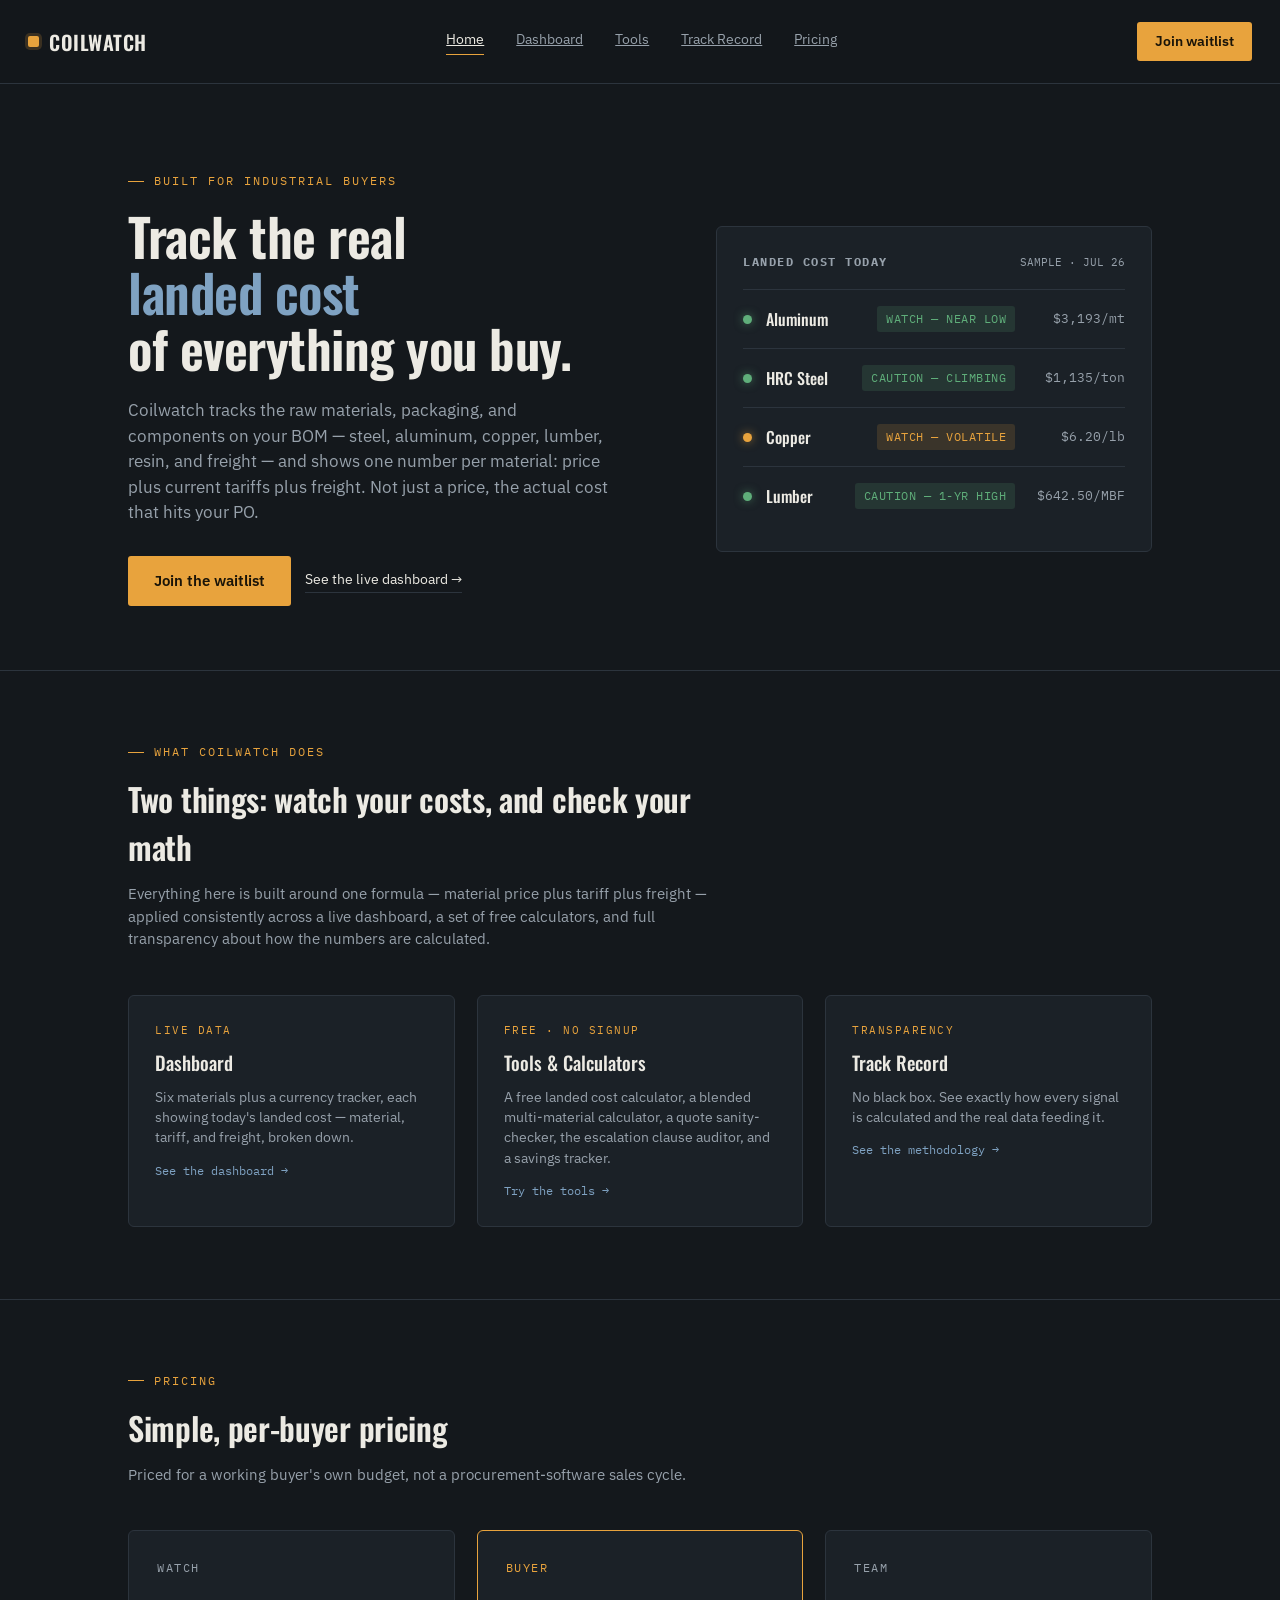
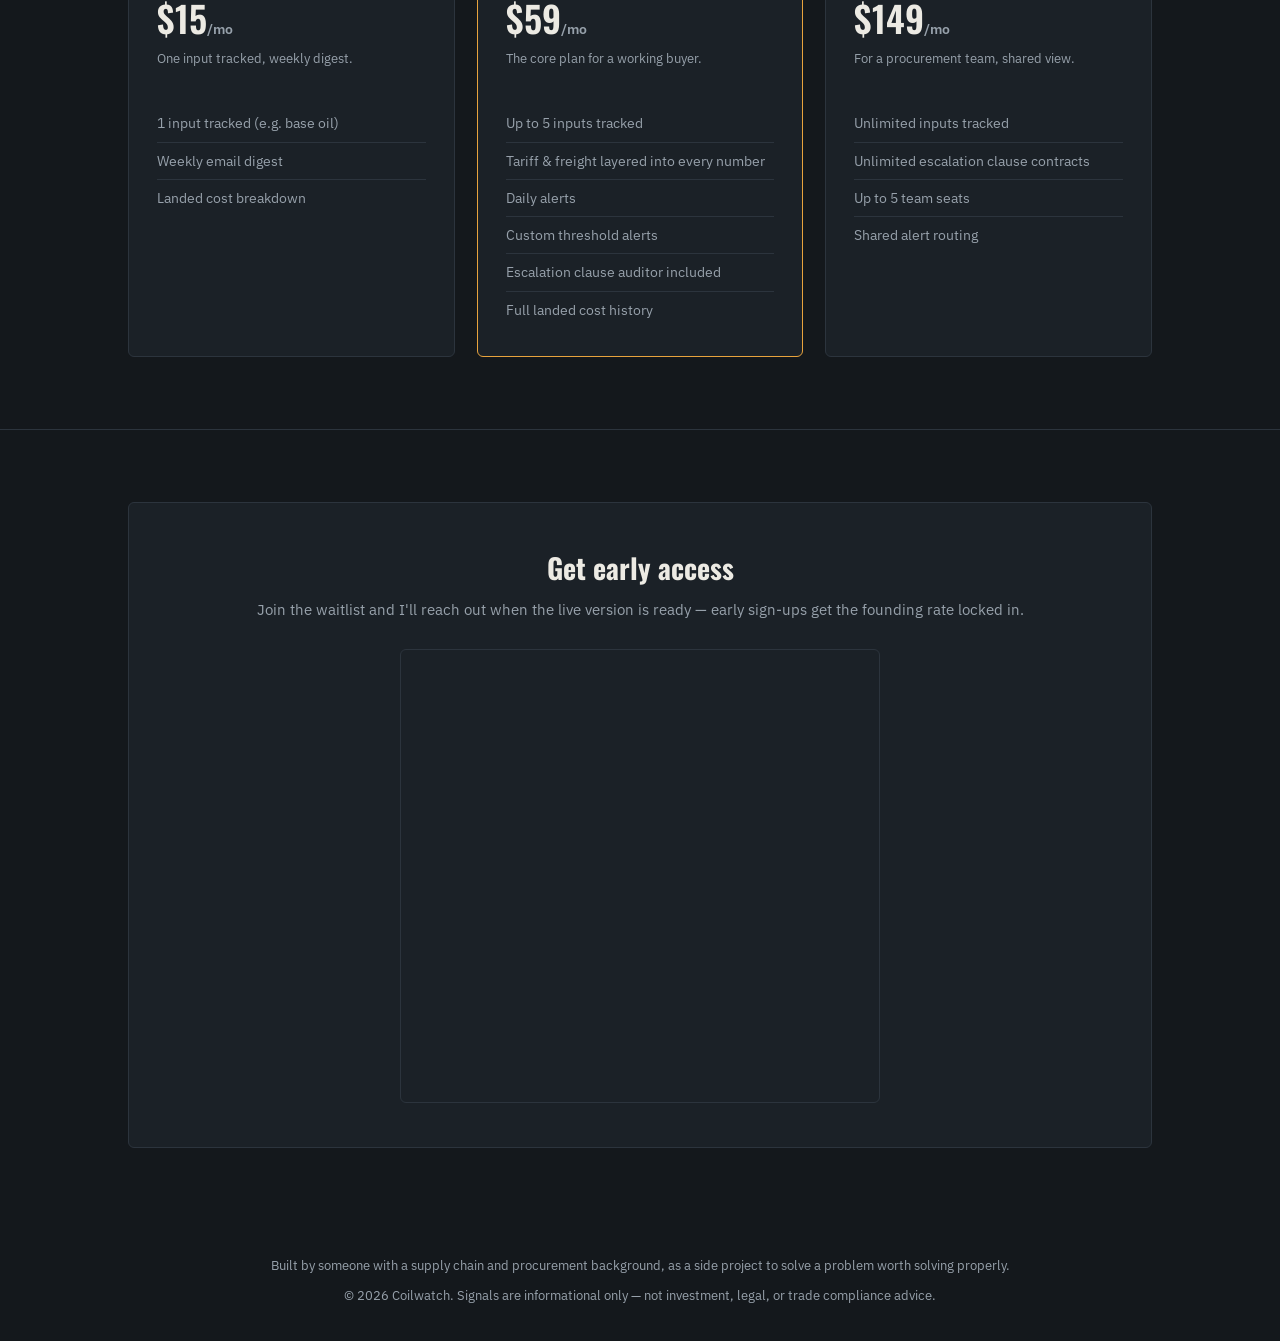
<file: index.html>
<!DOCTYPE html>
<html lang="en">
<head>
<meta charset="UTF-8">
<meta name="viewport" content="width=device-width, initial-scale=1.0">
<title>Coilwatch — Landed cost alerts for industrial buyers</title>
<link rel="icon" href="data:image/svg+xml,%3Csvg xmlns='http://www.w3.org/2000/svg' viewBox='0 0 100 100'%3E%3Crect width='100' height='100' rx='18' fill='%2314181c'/%3E%3Crect x='30' y='30' width='40' height='40' rx='6' fill='%23e8a33d'/%3E%3C/svg%3E">
<meta name="description" content="Track the real landed cost of what you buy — steel, aluminum, resin, and more. Material price plus tariffs plus freight, in one number. Free calculators, no signup.">
<meta property="og:title" content="Coilwatch — Landed cost alerts for industrial buyers">
<meta property="og:description" content="Track the real landed cost of what you buy — steel, aluminum, resin, and more. Material price plus tariffs plus freight, in one number. Free calculators, no signup.">
<meta property="og:type" content="website">
<meta name="twitter:card" content="summary_large_image">
<meta name="twitter:title" content="Coilwatch — Landed cost alerts for industrial buyers">
<meta name="twitter:description" content="Track the real landed cost of what you buy — steel, aluminum, resin, and more. Material price plus tariffs plus freight, in one number. Free calculators, no signup.">
<link rel="preconnect" href="https://fonts.googleapis.com">
<link href="https://fonts.googleapis.com/css2?family=Oswald:wght@400;500;600;700&family=IBM+Plex+Sans:wght@400;500;600&family=IBM+Plex+Mono:wght@400;500;600&display=swap" rel="stylesheet">
<link rel="stylesheet" href="styles.css">
</head>
<body>

<nav>
  <div class="logo"><span class="logo-mark"></span>COILWATCH</div>
  <div class="navlinks">
    <a href="index.html" class="active">Home</a>
    <a href="dashboard.html">Dashboard</a>
    <a href="tools.html">Tools</a>
    <a href="track-record.html">Track Record</a>
    <a href="index.html#pricing">Pricing</a>
  </div>
  <a href="index.html#waitlist" class="nav-cta">Join waitlist</a>
</nav>

<section class="hero">
  <div class="wrap hero-grid">
    <div>
      <div class="eyebrow">Built for industrial buyers</div>
      <h1>Track the real<br><em>landed cost</em><br>of everything you buy.</h1>
      <p class="lede">Coilwatch tracks the raw materials, packaging, and components on your BOM — steel, aluminum, copper, lumber, resin, and freight — and shows one number per material: price plus current tariffs plus freight. Not just a price, the actual cost that hits your PO.</p>
      <div class="hero-actions">
        <a href="index.html#waitlist" class="btn-primary">Join the waitlist</a>
        <a href="dashboard.html" class="btn-ghost">See the live dashboard →</a>
      </div>
    </div>
    <div class="gauge-card">
      <div class="gauge-head">
        <h3>Landed Cost Today</h3>
        <span class="updated">SAMPLE · JUL 26</span>
      </div>
      <div class="signal-row">
        <div class="signal-dot dot-buy"></div>
        <div class="signal-material">Aluminum</div>
        <div class="signal-status status-buy">WATCH — NEAR LOW</div>
        <div class="signal-price">$3,193/mt</div>
      </div>
      <div class="signal-row">
        <div class="signal-dot dot-buy"></div>
        <div class="signal-material">HRC Steel</div>
        <div class="signal-status status-buy">CAUTION — CLIMBING</div>
        <div class="signal-price">$1,135/ton</div>
      </div>
      <div class="signal-row">
        <div class="signal-dot dot-watch"></div>
        <div class="signal-material">Copper</div>
        <div class="signal-status status-watch">WATCH — VOLATILE</div>
        <div class="signal-price">$6.20/lb</div>
      </div>
      <div class="signal-row">
        <div class="signal-dot dot-buy"></div>
        <div class="signal-material">Lumber</div>
        <div class="signal-status status-buy">CAUTION — 1-YR HIGH</div>
        <div class="signal-price">$642.50/MBF</div>
      </div>
    </div>
  </div>
</section>

<section>
  <div class="wrap">
    <div class="section-head">
      <div class="eyebrow">What Coilwatch does</div>
      <h2>Two things: watch your costs, and check your math</h2>
      <p>Everything here is built around one formula — material price plus tariff plus freight — applied consistently across a live dashboard, a set of free calculators, and full transparency about how the numbers are calculated.</p>
    </div>
    <div class="overview-grid">
      <a href="dashboard.html" class="overview-card">
        <div class="oc-eyebrow">Live data</div>
        <h3>Dashboard</h3>
        <p>Six materials plus a currency tracker, each showing today's landed cost — material, tariff, and freight, broken down.</p>
        <div class="oc-link">See the dashboard →</div>
      </a>
      <a href="tools.html" class="overview-card">
        <div class="oc-eyebrow">Free · no signup</div>
        <h3>Tools & Calculators</h3>
        <p>A free landed cost calculator, a blended multi-material calculator, a quote sanity-checker, the escalation clause auditor, and a savings tracker.</p>
        <div class="oc-link">Try the tools →</div>
      </a>
      <a href="track-record.html" class="overview-card">
        <div class="oc-eyebrow">Transparency</div>
        <h3>Track Record</h3>
        <p>No black box. See exactly how every signal is calculated and the real data feeding it.</p>
        <div class="oc-link">See the methodology →</div>
      </a>
    </div>
  </div>
</section>

<section id="pricing">
  <div class="wrap">
    <div class="section-head">
      <div class="eyebrow">Pricing</div>
      <h2>Simple, per-buyer pricing</h2>
      <p>Priced for a working buyer's own budget, not a procurement-software sales cycle.</p>
    </div>
    <div class="pricing-grid">
      <div class="price-card">
        <div class="plan-name">Watch</div>
        <div class="plan-price">$15<span>/mo</span></div>
        <div class="plan-desc">One input tracked, weekly digest.</div>
        <ul class="plan-feats">
          <li>1 input tracked (e.g. base oil)</li>
          <li>Weekly email digest</li>
          <li>Landed cost breakdown</li>
        </ul>
      </div>
      <div class="price-card featured">
        <div class="plan-name" style="color:var(--amber);">Buyer</div>
        <div class="plan-price">$59<span>/mo</span></div>
        <div class="plan-desc">The core plan for a working buyer.</div>
        <ul class="plan-feats">
          <li>Up to 5 inputs tracked</li>
          <li>Tariff & freight layered into every number</li>
          <li>Daily alerts</li>
          <li>Custom threshold alerts</li>
          <li>Escalation clause auditor included</li>
          <li>Full landed cost history</li>
        </ul>
      </div>
      <div class="price-card">
        <div class="plan-name">Team</div>
        <div class="plan-price">$149<span>/mo</span></div>
        <div class="plan-desc">For a procurement team, shared view.</div>
        <ul class="plan-feats">
          <li>Unlimited inputs tracked</li>
          <li>Unlimited escalation clause contracts</li>
          <li>Up to 5 team seats</li>
          <li>Shared alert routing</li>
        </ul>
      </div>
    </div>
  </div>
</section>

<section id="waitlist" style="border-bottom:none;">
  <div class="wrap">
    <div class="waitlist-box">
      <h2>Get early access</h2>
      <p>Join the waitlist and I'll reach out when the live version is ready — early sign-ups get the founding rate locked in.</p>
      <div style="max-width:480px; margin:0 auto; background:var(--bg-panel); border:1px solid var(--line); border-radius:6px; padding:16px;">
        <iframe
          data-tally-src="https://tally.so/embed/dW4JYD?alignLeft=1&hideTitle=1&transparentBackground=1&dynamicHeight=1"
          loading="lazy"
          width="100%"
          height="420"
          frameborder="0"
          marginheight="0"
          marginwidth="0"
          style="display:block;"
          title="Coilwatch Waitlist">
        </iframe>
      </div>
    </div>
  </div>
</section>

<footer>
  <p style="color:var(--text-dim); font-size:13px; margin-bottom:10px;">Built by someone with a supply chain and procurement background, as a side project to solve a problem worth solving properly.</p>
  © 2026 Coilwatch. Signals are informational only — not investment, legal, or trade compliance advice.
</footer>

<script src="tally-embed.js"></script>
</body>
</html>
</file>
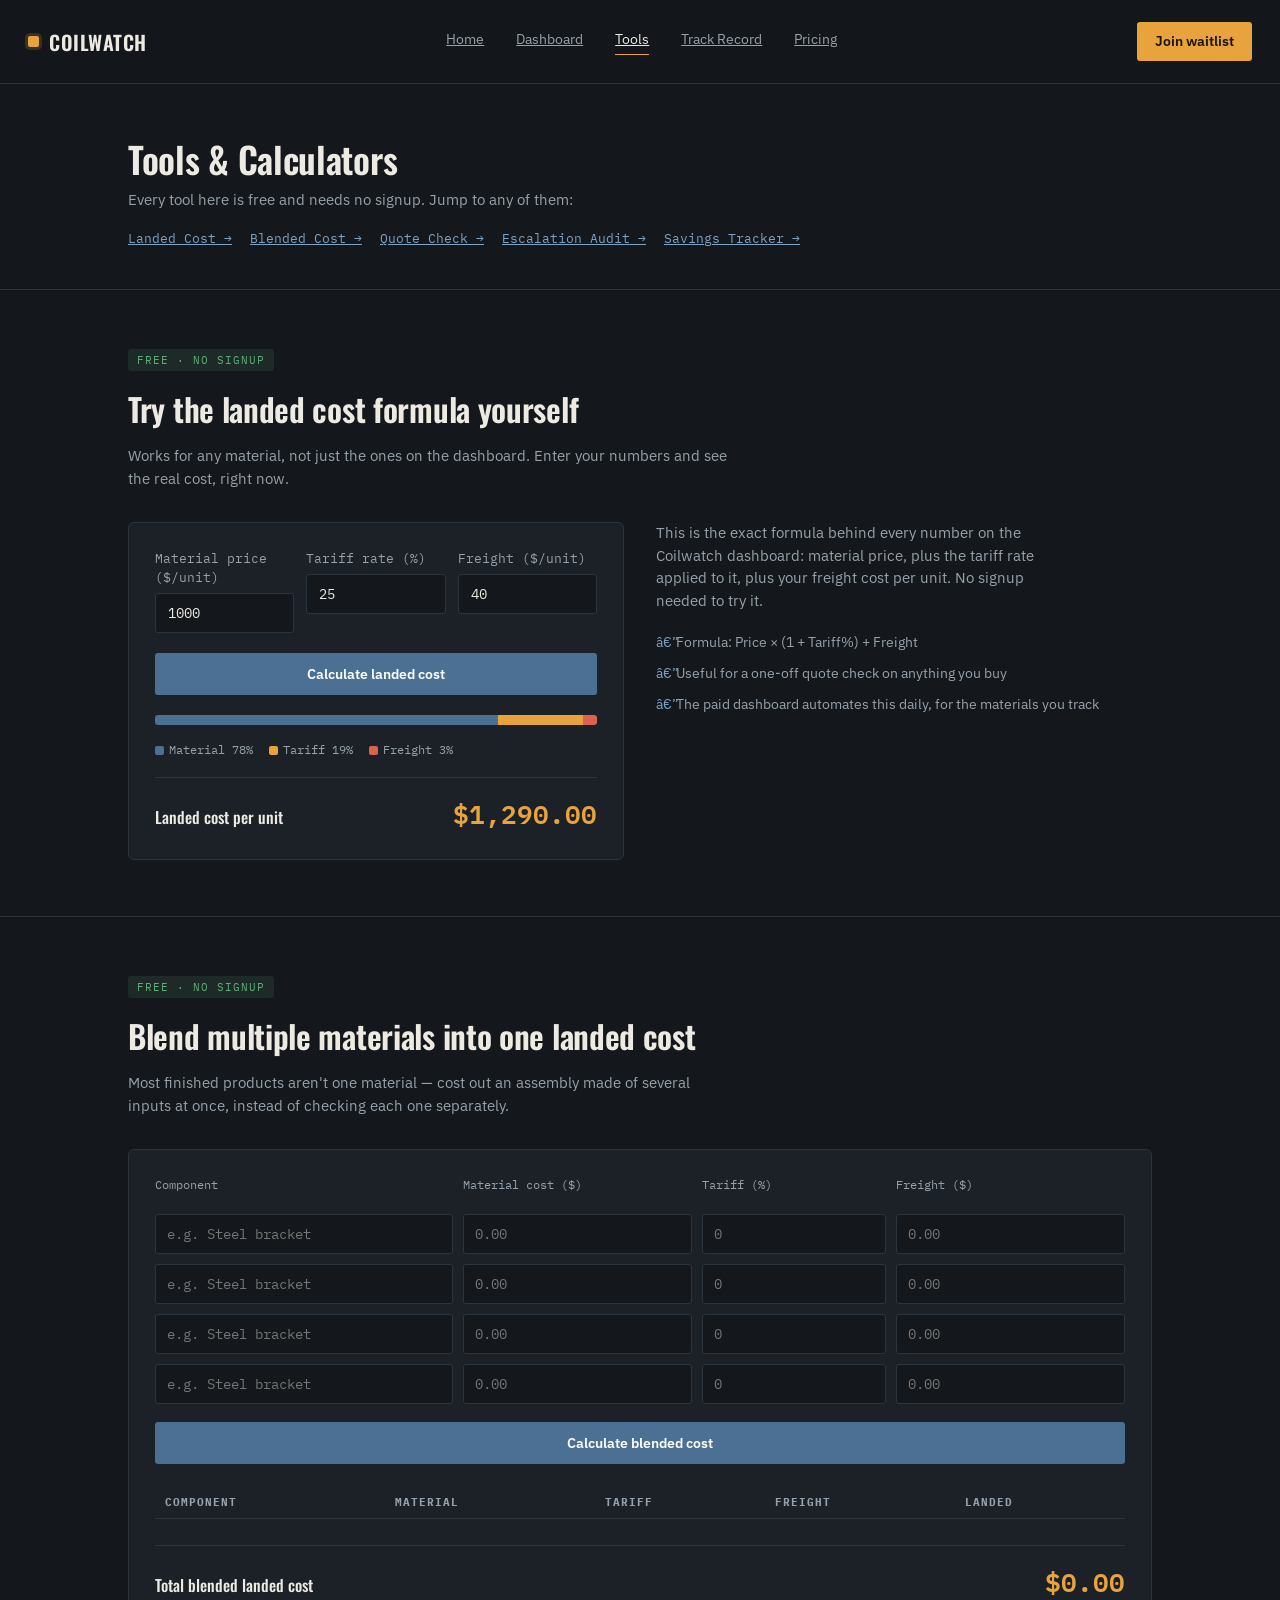
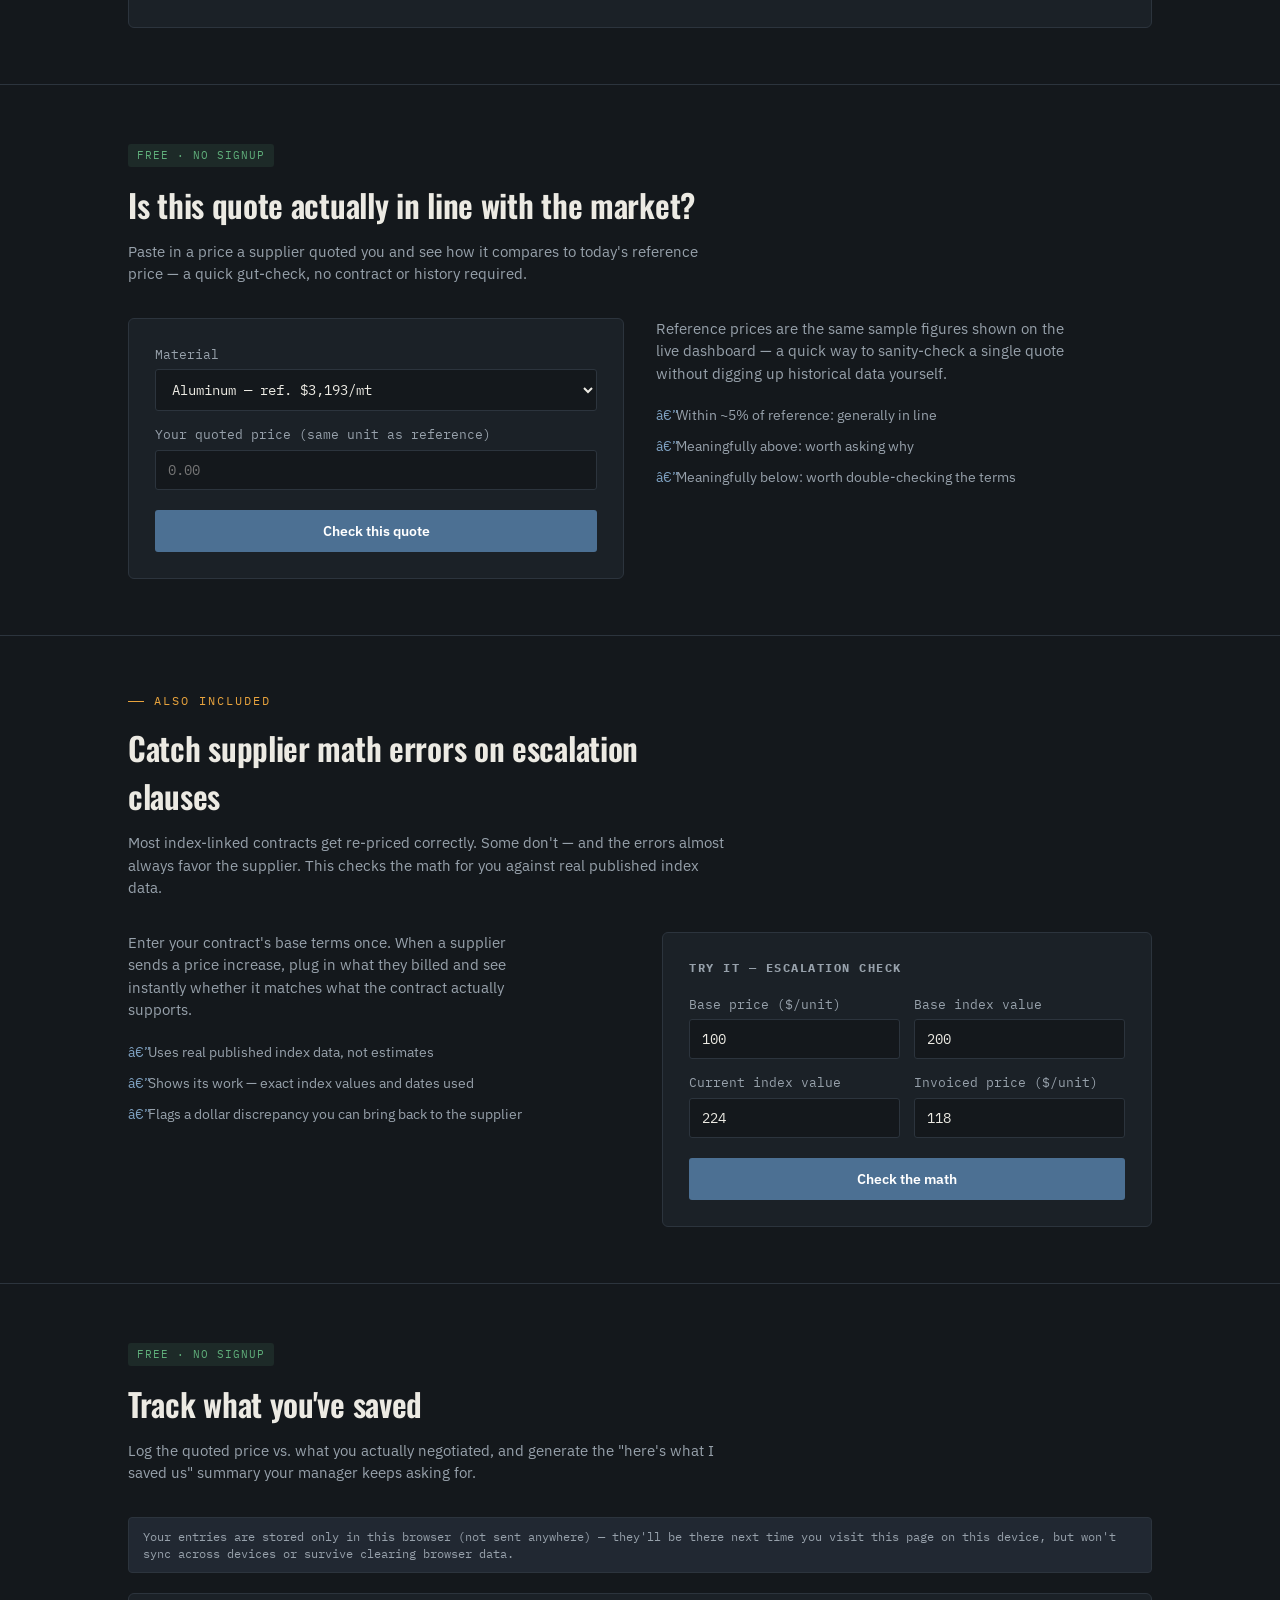
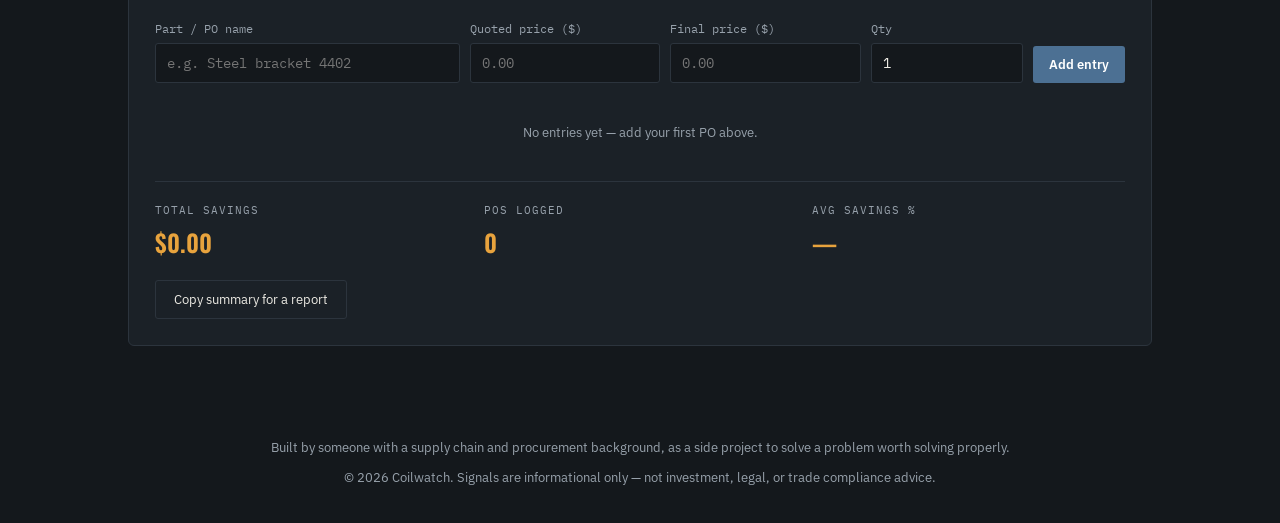
<file: tools.html>
<!DOCTYPE html>
<html lang="en">
<head>
<meta charset="UTF-8">
<meta name="viewport" content="width=device-width, initial-scale=1.0">
<title>Tools & Calculators — Coilwatch</title>
<link rel="icon" href="data:image/svg+xml,%3Csvg xmlns='http://www.w3.org/2000/svg' viewBox='0 0 100 100'%3E%3Crect width='100' height='100' rx='18' fill='%2314181c'/%3E%3Crect x='30' y='30' width='40' height='40' rx='6' fill='%23e8a33d'/%3E%3C/svg%3E">
<meta name="description" content="Free procurement calculators: landed cost, blended multi-material cost, quote sanity-checker, escalation clause auditor, and a savings tracker. No signup.">
<link rel="preconnect" href="https://fonts.googleapis.com">
<link href="https://fonts.googleapis.com/css2?family=Oswald:wght@400;500;600;700&family=IBM+Plex+Sans:wght@400;500;600&family=IBM+Plex+Mono:wght@400;500;600&display=swap" rel="stylesheet">
<link rel="stylesheet" href="styles.css">
</head>
<body>

<nav>
  <div class="logo"><span class="logo-mark"></span>COILWATCH</div>
  <div class="navlinks">
    <a href="index.html">Home</a>
    <a href="dashboard.html">Dashboard</a>
    <a href="tools.html" class="active">Tools</a>
    <a href="track-record.html">Track Record</a>
    <a href="index.html#pricing">Pricing</a>
  </div>
  <a href="index.html#waitlist" class="nav-cta">Join waitlist</a>
</nav>

<div class="page-header">
  <div class="wrap">
    <h1>Tools & Calculators</h1>
    <p>Every tool here is free and needs no signup. Jump to any of them:</p>
    <div style="margin-top:18px; display:flex; gap:18px; flex-wrap:wrap; font-family:var(--mono); font-size:13px;">
      <a href="#calculator" style="color:var(--steel-light);">Landed Cost →</a>
      <a href="#blended" style="color:var(--steel-light);">Blended Cost →</a>
      <a href="#quote-check" style="color:var(--steel-light);">Quote Check →</a>
      <a href="#audit" style="color:var(--steel-light);">Escalation Audit →</a>
      <a href="#savings" style="color:var(--steel-light);">Savings Tracker →</a>
    </div>
  </div>
</div>

<section id="calculator" class="tool-block">
  <div class="wrap">
    <div class="section-head">
      <span class="calc-badge">FREE · NO SIGNUP</span>
      <h2>Try the landed cost formula yourself</h2>
      <p>Works for any material, not just the ones on the dashboard. Enter your numbers and see the real cost, right now.</p>
    </div>
    <div class="calc-grid">
      <div class="calc-card">
        <div class="calc-row3">
          <div class="audit-field">
            <label>Material price ($/unit)</label>
            <input type="number" id="lcPrice" value="1000" step="0.01">
          </div>
          <div class="audit-field">
            <label>Tariff rate (%)</label>
            <input type="number" id="lcTariff" value="25" step="0.1">
          </div>
          <div class="audit-field">
            <label>Freight ($/unit)</label>
            <input type="number" id="lcFreight" value="40" step="0.01">
          </div>
        </div>
        <button class="audit-btn" id="lcCalcBtn">Calculate landed cost</button>

        <div class="calc-breakdown">
          <div class="calc-bar" id="lcBar">
            <span id="lcBarMaterial" style="background:var(--steel);"></span><span id="lcBarTariff" style="background:var(--amber);"></span><span id="lcBarFreight" style="background:var(--red);"></span>
          </div>
          <div class="calc-legend">
            <span><span class="sw" style="background:var(--steel);"></span>Material <span id="lcMaterialPct">—</span></span>
            <span><span class="sw" style="background:var(--amber);"></span>Tariff <span id="lcTariffPct">—</span></span>
            <span><span class="sw" style="background:var(--red);"></span>Freight <span id="lcFreightPct">—</span></span>
          </div>
        </div>

        <div class="calc-total">
          <span class="k">Landed cost per unit</span>
          <span class="v" id="lcTotal">$1,290.00</span>
        </div>
      </div>
      <div class="audit-copy">
        <p style="color:var(--text-dim); font-size:15px; margin-bottom:16px; max-width:420px;">This is the exact formula behind every number on the Coilwatch dashboard: material price, plus the tariff rate applied to it, plus your freight cost per unit. No signup needed to try it.</p>
        <ul>
          <li>Formula: Price × (1 + Tariff%) + Freight</li>
          <li>Useful for a one-off quote check on anything you buy</li>
          <li>The paid dashboard automates this daily, for the materials you track</li>
        </ul>
      </div>
    </div>
  </div>
</section>

<section id="blended" class="tool-block">
  <div class="wrap">
    <div class="section-head">
      <span class="calc-badge">FREE · NO SIGNUP</span>
      <h2>Blend multiple materials into one landed cost</h2>
      <p>Most finished products aren't one material — cost out an assembly made of several inputs at once, instead of checking each one separately.</p>
    </div>
    <div class="calc-card">
      <div class="sv-form" style="grid-template-columns:1.3fr 1fr 0.8fr 1fr; margin-bottom:14px;">
        <div class="sv-field"><label>Component</label></div>
        <div class="sv-field"><label>Material cost ($)</label></div>
        <div class="sv-field"><label>Tariff (%)</label></div>
        <div class="sv-field"><label>Freight ($)</label></div>
      </div>
      <div id="blRows"></div>
      <button class="audit-btn" id="blCalcBtn" style="margin-top:8px;">Calculate blended cost</button>

      <div style="overflow-x:auto;">
        <table class="sv-table" id="blTable" style="margin-top:22px;">
          <thead><tr><th>Component</th><th>Material</th><th>Tariff</th><th>Freight</th><th>Landed</th></tr></thead>
          <tbody id="blTableBody"></tbody>
        </table>
      </div>

      <div class="calc-total">
        <span class="k">Total blended landed cost</span>
        <span class="v" id="blTotal">$0.00</span>
      </div>
    </div>
  </div>
</section>


<section id="quote-check" class="tool-block">
  <div class="wrap">
    <div class="section-head">
      <span class="calc-badge">FREE · NO SIGNUP</span>
      <h2>Is this quote actually in line with the market?</h2>
      <p>Paste in a price a supplier quoted you and see how it compares to today's reference price — a quick gut-check, no contract or history required.</p>
    </div>
    <div class="calc-grid">
      <div class="calc-card">
        <div class="audit-field">
          <label>Material</label>
          <select id="qcMaterial" style="width:100%; padding:10px 12px; border-radius:3px; border:1px solid var(--line); background:var(--bg); color:var(--text); font-family:var(--mono); font-size:14px;">
            <option value="3193|USD/mt">Aluminum — ref. $3,193/mt</option>
            <option value="1135|USD/ton">HRC Steel — ref. $1,135/ton</option>
            <option value="6.20|USD/lb">Copper — ref. $6.20/lb</option>
            <option value="642.50|USD/MBF">Lumber — ref. $642.50/MBF</option>
            <option value="0.62|USD/lb">Resin (PE) — ref. $0.62/lb</option>
          </select>
        </div>
        <div class="audit-field">
          <label>Your quoted price (same unit as reference)</label>
          <input type="number" id="qcQuoted" step="0.01" placeholder="0.00">
        </div>
        <button class="audit-btn" id="qcCheckBtn">Check this quote</button>

        <div class="audit-result" id="qcResult">
          <div class="audit-result-row"><span class="k">Today's reference price</span><span class="v" id="qcReference">—</span></div>
          <div class="audit-result-row"><span class="k">Your quoted price</span><span class="v" id="qcQuotedOut">—</span></div>
          <div class="audit-result-row"><span class="k">Difference</span><span class="v" id="qcDiff">—</span></div>
          <div class="audit-flag" id="qcFlag">
            <div class="audit-flag-title" id="qcFlagTitle"></div>
            <p id="qcFlagBody"></p>
          </div>
        </div>
      </div>
      <div class="audit-copy">
        <p style="color:var(--text-dim); font-size:15px; margin-bottom:16px; max-width:420px;">Reference prices are the same sample figures shown on the live dashboard — a quick way to sanity-check a single quote without digging up historical data yourself.</p>
        <ul>
          <li>Within ~5% of reference: generally in line</li>
          <li>Meaningfully above: worth asking why</li>
          <li>Meaningfully below: worth double-checking the terms</li>
        </ul>
      </div>
    </div>
  </div>
</section>


<section id="audit" class="tool-block">
  <div class="wrap">
    <div class="section-head">
      <div class="eyebrow">Also included</div>
      <h2>Catch supplier math errors on escalation clauses</h2>
      <p>Most index-linked contracts get re-priced correctly. Some don't — and the errors almost always favor the supplier. This checks the math for you against real published index data.</p>
    </div>
    <div class="audit-grid">
      <div class="audit-copy">
        <p style="color:var(--text-dim); font-size:15px; margin-bottom:16px; max-width:420px;">Enter your contract's base terms once. When a supplier sends a price increase, plug in what they billed and see instantly whether it matches what the contract actually supports.</p>
        <ul>
          <li>Uses real published index data, not estimates</li>
          <li>Shows its work — exact index values and dates used</li>
          <li>Flags a dollar discrepancy you can bring back to the supplier</li>
        </ul>
      </div>
      <div class="audit-card">
        <h4>Try It — Escalation Check</h4>
        <div class="audit-row2">
          <div class="audit-field">
            <label>Base price ($/unit)</label>
            <input type="number" id="auBasePrice" value="100" step="0.01">
          </div>
          <div class="audit-field">
            <label>Base index value</label>
            <input type="number" id="auBaseIndex" value="200" step="0.01">
          </div>
        </div>
        <div class="audit-row2">
          <div class="audit-field">
            <label>Current index value</label>
            <input type="number" id="auCurrentIndex" value="224" step="0.01">
          </div>
          <div class="audit-field">
            <label>Invoiced price ($/unit)</label>
            <input type="number" id="auInvoiced" value="118" step="0.01">
          </div>
        </div>
        <button class="audit-btn" id="auCheckBtn">Check the math</button>
        <div class="audit-result" id="auResult">
          <div class="audit-result-row"><span class="k">Formula</span><span class="v">Base × (Current ÷ Base index)</span></div>
          <div class="audit-result-row"><span class="k">Contracted price should be</span><span class="v" id="auContracted">—</span></div>
          <div class="audit-result-row"><span class="k">Supplier invoiced</span><span class="v" id="auInvoicedOut">—</span></div>
          <div class="audit-result-row"><span class="k">Discrepancy</span><span class="v" id="auDiscrepancy">—</span></div>
          <div class="audit-flag" id="auFlag">
            <div class="audit-flag-title" id="auFlagTitle"></div>
            <p id="auFlagBody"></p>
          </div>
        </div>
      </div>
    </div>
  </div>
</section>

<section id="savings" class="tool-block">
  <div class="wrap">
    <div class="section-head">
      <span class="calc-badge">FREE · NO SIGNUP</span>
      <h2>Track what you've saved</h2>
      <p>Log the quoted price vs. what you actually negotiated, and generate the "here's what I saved us" summary your manager keeps asking for.</p>
    </div>
    <div class="sv-note">Your entries are stored only in this browser (not sent anywhere) — they'll be there next time you visit this page on this device, but won't sync across devices or survive clearing browser data.</div>
    <div class="sv-card">
      <div class="sv-form">
        <div class="sv-field">
          <label>Part / PO name</label>
          <input type="text" id="svName" placeholder="e.g. Steel bracket 4402">
        </div>
        <div class="sv-field">
          <label>Quoted price ($)</label>
          <input type="number" id="svQuoted" step="0.01" placeholder="0.00">
        </div>
        <div class="sv-field">
          <label>Final price ($)</label>
          <input type="number" id="svFinal" step="0.01" placeholder="0.00">
        </div>
        <div class="sv-field">
          <label>Qty</label>
          <input type="number" id="svQty" step="1" value="1">
        </div>
        <button class="sv-add-btn" id="svAddBtn">Add entry</button>
      </div>

      <div style="overflow-x:auto;">
        <table class="sv-table" id="svTable">
          <thead>
            <tr><th>Part / PO</th><th>Quoted</th><th>Final</th><th>Qty</th><th>Savings</th><th></th></tr>
          </thead>
          <tbody id="svTableBody"></tbody>
        </table>
      </div>
      <div class="sv-empty" id="svEmpty">No entries yet — add your first PO above.</div>

      <div class="sv-summary">
        <div class="sv-summary-item">
          <div class="k">Total savings</div>
          <div class="v" id="svTotalSavings">$0</div>
        </div>
        <div class="sv-summary-item">
          <div class="k">POs logged</div>
          <div class="v" id="svCount">0</div>
        </div>
        <div class="sv-summary-item">
          <div class="k">Avg savings %</div>
          <div class="v" id="svAvgPct">—</div>
        </div>
      </div>
      <button class="sv-copy-btn" id="svCopyBtn">Copy summary for a report</button>
      <span class="sv-copy-status" id="svCopyStatus"></span>
    </div>
  </div>
</section>

<footer>
  <p style="color:var(--text-dim); font-size:13px; margin-bottom:10px;">Built by someone with a supply chain and procurement background, as a side project to solve a problem worth solving properly.</p>
  © 2026 Coilwatch. Signals are informational only — not investment, legal, or trade compliance advice.
</footer>

<script>
function calcLandedCost() {
  const price = parseFloat(document.getElementById('lcPrice').value) || 0;
  const tariffPct = parseFloat(document.getElementById('lcTariff').value) || 0;
  const freight = parseFloat(document.getElementById('lcFreight').value) || 0;

  const tariffAmt = price * (tariffPct / 100);
  const total = price + tariffAmt + freight;

  document.getElementById('lcTotal').textContent = '$' + total.toLocaleString(undefined, {minimumFractionDigits: 2, maximumFractionDigits: 2});

  const materialShare = total > 0 ? (price / total) * 100 : 0;
  const tariffShare = total > 0 ? (tariffAmt / total) * 100 : 0;
  const freightShare = total > 0 ? (freight / total) * 100 : 0;

  document.getElementById('lcBarMaterial').style.width = materialShare + '%';
  document.getElementById('lcBarTariff').style.width = tariffShare + '%';
  document.getElementById('lcBarFreight').style.width = freightShare + '%';

  document.getElementById('lcMaterialPct').textContent = materialShare.toFixed(0) + '%';
  document.getElementById('lcTariffPct').textContent = tariffShare.toFixed(0) + '%';
  document.getElementById('lcFreightPct').textContent = freightShare.toFixed(0) + '%';
}
document.getElementById('lcCalcBtn').addEventListener('click', calcLandedCost);
calcLandedCost(); // run once on load with default values


// ---------- Blended multi-material cost calculator ----------
const BL_ROW_COUNT = 4;
const blRowsEl = document.getElementById('blRows');
let blRowsHtml = '';
for (let i = 0; i < BL_ROW_COUNT; i++) {
  blRowsHtml += `<div class="sv-form" style="grid-template-columns:1.3fr 1fr 0.8fr 1fr; margin-bottom:10px;">
    <div class="sv-field"><input type="text" id="blName${i}" placeholder="e.g. Steel bracket"></div>
    <div class="sv-field"><input type="number" id="blCost${i}" step="0.01" placeholder="0.00"></div>
    <div class="sv-field"><input type="number" id="blTariff${i}" step="0.1" placeholder="0"></div>
    <div class="sv-field"><input type="number" id="blFreight${i}" step="0.01" placeholder="0.00"></div>
  </div>`;
}
blRowsEl.innerHTML = blRowsHtml;

document.getElementById('blCalcBtn').addEventListener('click', () => {
  let total = 0;
  const rows = [];
  for (let i = 0; i < BL_ROW_COUNT; i++) {
    const name = document.getElementById(`blName${i}`).value.trim();
    const cost = parseFloat(document.getElementById(`blCost${i}`).value);
    if (!name || isNaN(cost)) continue;
    const tariffPct = parseFloat(document.getElementById(`blTariff${i}`).value) || 0;
    const freight = parseFloat(document.getElementById(`blFreight${i}`).value) || 0;
    const tariffAmt = cost * (tariffPct / 100);
    const landed = cost + tariffAmt + freight;
    total += landed;
    rows.push({name, cost, tariffPct, freight, landed});
  }

  const tbody = document.getElementById('blTableBody');
  tbody.innerHTML = rows.map(r => `<tr>
    <td class="name">${r.name}</td>
    <td>$${r.cost.toFixed(2)}</td>
    <td>${r.tariffPct}%</td>
    <td>$${r.freight.toFixed(2)}</td>
    <td>$${r.landed.toFixed(2)}</td>
  </tr>`).join('');

  document.getElementById('blTotal').textContent = '$' + total.toLocaleString(undefined, {minimumFractionDigits: 2, maximumFractionDigits: 2});
});

// ---------- Quote sanity-checker ----------
document.getElementById('qcCheckBtn').addEventListener('click', () => {
  const select = document.getElementById('qcMaterial');
  const [refPriceStr, unit] = select.value.split('|');
  const refPrice = parseFloat(refPriceStr);
  const quoted = parseFloat(document.getElementById('qcQuoted').value);

  if (isNaN(quoted)) return;

  const diffPct = ((quoted - refPrice) / refPrice) * 100;

  document.getElementById('qcReference').textContent = `${refPrice.toLocaleString()} ${unit}`;
  document.getElementById('qcQuotedOut').textContent = `${quoted.toLocaleString()} ${unit}`;
  document.getElementById('qcDiff').textContent = (diffPct >= 0 ? '+' : '') + diffPct.toFixed(1) + '%';

  const flagEl = document.getElementById('qcFlag');
  const titleEl = document.getElementById('qcFlagTitle');
  const bodyEl = document.getElementById('qcFlagBody');

  if (Math.abs(diffPct) <= 5) {
    flagEl.className = 'audit-flag ok';
    titleEl.textContent = 'IN LINE — close to the reference price';
    bodyEl.textContent = 'This quote is within a normal range of the current market reference price.';
  } else if (diffPct > 5) {
    flagEl.className = 'audit-flag warn';
    titleEl.textContent = 'HIGH — meaningfully above reference';
    bodyEl.textContent = `This quote is ${diffPct.toFixed(1)}% above today's reference price. Worth asking the supplier what's driving the difference — grade, volume, lead time, or margin.`;
  } else {
    flagEl.className = 'audit-flag warn';
    titleEl.textContent = 'LOW — meaningfully below reference';
    bodyEl.textContent = `This quote is ${Math.abs(diffPct).toFixed(1)}% below today's reference price. Worth double-checking the spec, grade, or payment terms before assuming it's simply a good deal.`;
  }

  document.getElementById('qcResult').classList.add('show');
});


const auCheckBtn = document.getElementById('auCheckBtn');
auCheckBtn.addEventListener('click', () => {
  const basePrice = parseFloat(document.getElementById('auBasePrice').value) || 0;
  const baseIndex = parseFloat(document.getElementById('auBaseIndex').value) || 1;
  const currentIndex = parseFloat(document.getElementById('auCurrentIndex').value) || 0;
  const invoiced = parseFloat(document.getElementById('auInvoiced').value) || 0;

  const contracted = basePrice * (currentIndex / baseIndex);
  const discrepancy = invoiced - contracted;
  const discrepancyPct = contracted !== 0 ? (discrepancy / contracted) * 100 : 0;

  document.getElementById('auContracted').textContent = '$' + contracted.toFixed(2);
  document.getElementById('auInvoicedOut').textContent = '$' + invoiced.toFixed(2);
  document.getElementById('auDiscrepancy').textContent =
    (discrepancy >= 0 ? '+$' : '-$') + Math.abs(discrepancy).toFixed(2) + ' (' + discrepancyPct.toFixed(1) + '%)';

  const flagEl = document.getElementById('auFlag');
  const titleEl = document.getElementById('auFlagTitle');
  const bodyEl = document.getElementById('auFlagBody');

  // Small tolerance for rounding — flag anything beyond ~1%
  if (Math.abs(discrepancyPct) <= 1) {
    flagEl.className = 'audit-flag ok';
    titleEl.textContent = 'MATCHES — no discrepancy found';
    titleEl.style.color = '';
    bodyEl.textContent = "The invoiced price is in line with what the contract's escalation formula supports.";
  } else if (discrepancy > 0) {
    flagEl.className = 'audit-flag warn';
    titleEl.textContent = 'FLAGGED — supplier may have overcharged';
    bodyEl.textContent = `The invoiced price is $${discrepancy.toFixed(2)} above what the formula supports. Worth reviewing against the contract before paying, and following up with the supplier if it doesn't reconcile.`;
  } else {
    flagEl.className = 'audit-flag ok';
    titleEl.textContent = 'BELOW CONTRACTED — no overcharge';
    bodyEl.textContent = "The invoiced price is at or below what the formula supports. No action needed.";
  }

  document.getElementById('auResult').classList.add('show');
});


const SV_STORAGE_KEY = 'coilwatch_savings_entries';

function svLoadEntries() {
  try {
    const raw = localStorage.getItem(SV_STORAGE_KEY);
    return raw ? JSON.parse(raw) : [];
  } catch (e) {
    return [];
  }
}

function svSaveEntries(entries) {
  try {
    localStorage.setItem(SV_STORAGE_KEY, JSON.stringify(entries));
  } catch (e) { /* localStorage unavailable — entries just won't persist this session */ }
}

function svFormatMoney(n) {
  return '$' + n.toLocaleString(undefined, {minimumFractionDigits: 2, maximumFractionDigits: 2});
}

function svRender() {
  const entries = svLoadEntries();
  const tbody = document.getElementById('svTableBody');
  const emptyEl = document.getElementById('svEmpty');
  const table = document.getElementById('svTable');

  if (entries.length === 0) {
    table.style.display = 'none';
    emptyEl.style.display = 'block';
  } else {
    table.style.display = '';
    emptyEl.style.display = 'none';
  }

  tbody.innerHTML = entries.map((e, i) => {
    const savingsTotal = (e.quoted - e.final) * e.qty;
    const cls = savingsTotal >= 0 ? 'save-pos' : 'save-neg';
    return `<tr>
      <td class="name">${e.name}</td>
      <td>${svFormatMoney(e.quoted)}</td>
      <td>${svFormatMoney(e.final)}</td>
      <td>${e.qty}</td>
      <td class="${cls}">${savingsTotal >= 0 ? '+' : '-'}${svFormatMoney(Math.abs(savingsTotal))}</td>
      <td><button class="sv-del" data-idx="${i}" title="Delete">×</button></td>
    </tr>`;
  }).join('');

  tbody.querySelectorAll('.sv-del').forEach(btn => {
    btn.addEventListener('click', () => {
      const idx = parseInt(btn.dataset.idx, 10);
      const current = svLoadEntries();
      current.splice(idx, 1);
      svSaveEntries(current);
      svRender();
    });
  });

  const totalSavings = entries.reduce((sum, e) => sum + (e.quoted - e.final) * e.qty, 0);
  const avgPct = entries.length > 0
    ? entries.reduce((sum, e) => sum + (e.quoted > 0 ? ((e.quoted - e.final) / e.quoted) * 100 : 0), 0) / entries.length
    : null;

  document.getElementById('svTotalSavings').textContent = (totalSavings >= 0 ? '' : '-') + svFormatMoney(Math.abs(totalSavings));
  document.getElementById('svCount').textContent = entries.length;
  document.getElementById('svAvgPct').textContent = avgPct === null ? '—' : avgPct.toFixed(1) + '%';
}

document.getElementById('svAddBtn').addEventListener('click', () => {
  const name = document.getElementById('svName').value.trim();
  const quoted = parseFloat(document.getElementById('svQuoted').value);
  const final = parseFloat(document.getElementById('svFinal').value);
  const qty = parseFloat(document.getElementById('svQty').value) || 1;

  if (!name || isNaN(quoted) || isNaN(final)) {
    return; // silently no-op on incomplete entry rather than an alert popup
  }

  const entries = svLoadEntries();
  entries.push({name, quoted, final, qty, addedAt: new Date().toISOString()});
  svSaveEntries(entries);

  document.getElementById('svName').value = '';
  document.getElementById('svQuoted').value = '';
  document.getElementById('svFinal').value = '';
  document.getElementById('svQty').value = '1';

  svRender();
});

document.getElementById('svCopyBtn').addEventListener('click', () => {
  const entries = svLoadEntries();
  const totalSavings = entries.reduce((sum, e) => sum + (e.quoted - e.final) * e.qty, 0);
  const lines = entries.map(e => {
    const s = (e.quoted - e.final) * e.qty;
    return `- ${e.name}: quoted ${svFormatMoney(e.quoted)}, final ${svFormatMoney(e.final)}, qty ${e.qty} — saved ${svFormatMoney(s)}`;
  });
  const report = `Procurement Savings Summary\nTotal saved: ${svFormatMoney(totalSavings)} across ${entries.length} PO(s)\n\n${lines.join('\n')}`;

  const statusEl = document.getElementById('svCopyStatus');
  if (navigator.clipboard && entries.length > 0) {
    navigator.clipboard.writeText(report).then(() => {
      statusEl.textContent = 'Copied!';
      setTimeout(() => { statusEl.textContent = ''; }, 2000);
    }).catch(() => {
      statusEl.textContent = 'Could not copy — try selecting manually.';
    });
  } else if (entries.length === 0) {
    statusEl.textContent = 'Add an entry first.';
    setTimeout(() => { statusEl.textContent = ''; }, 2000);
  }
});

svRender(); // initial render on page load
</script>
</body>
</html>
</file>
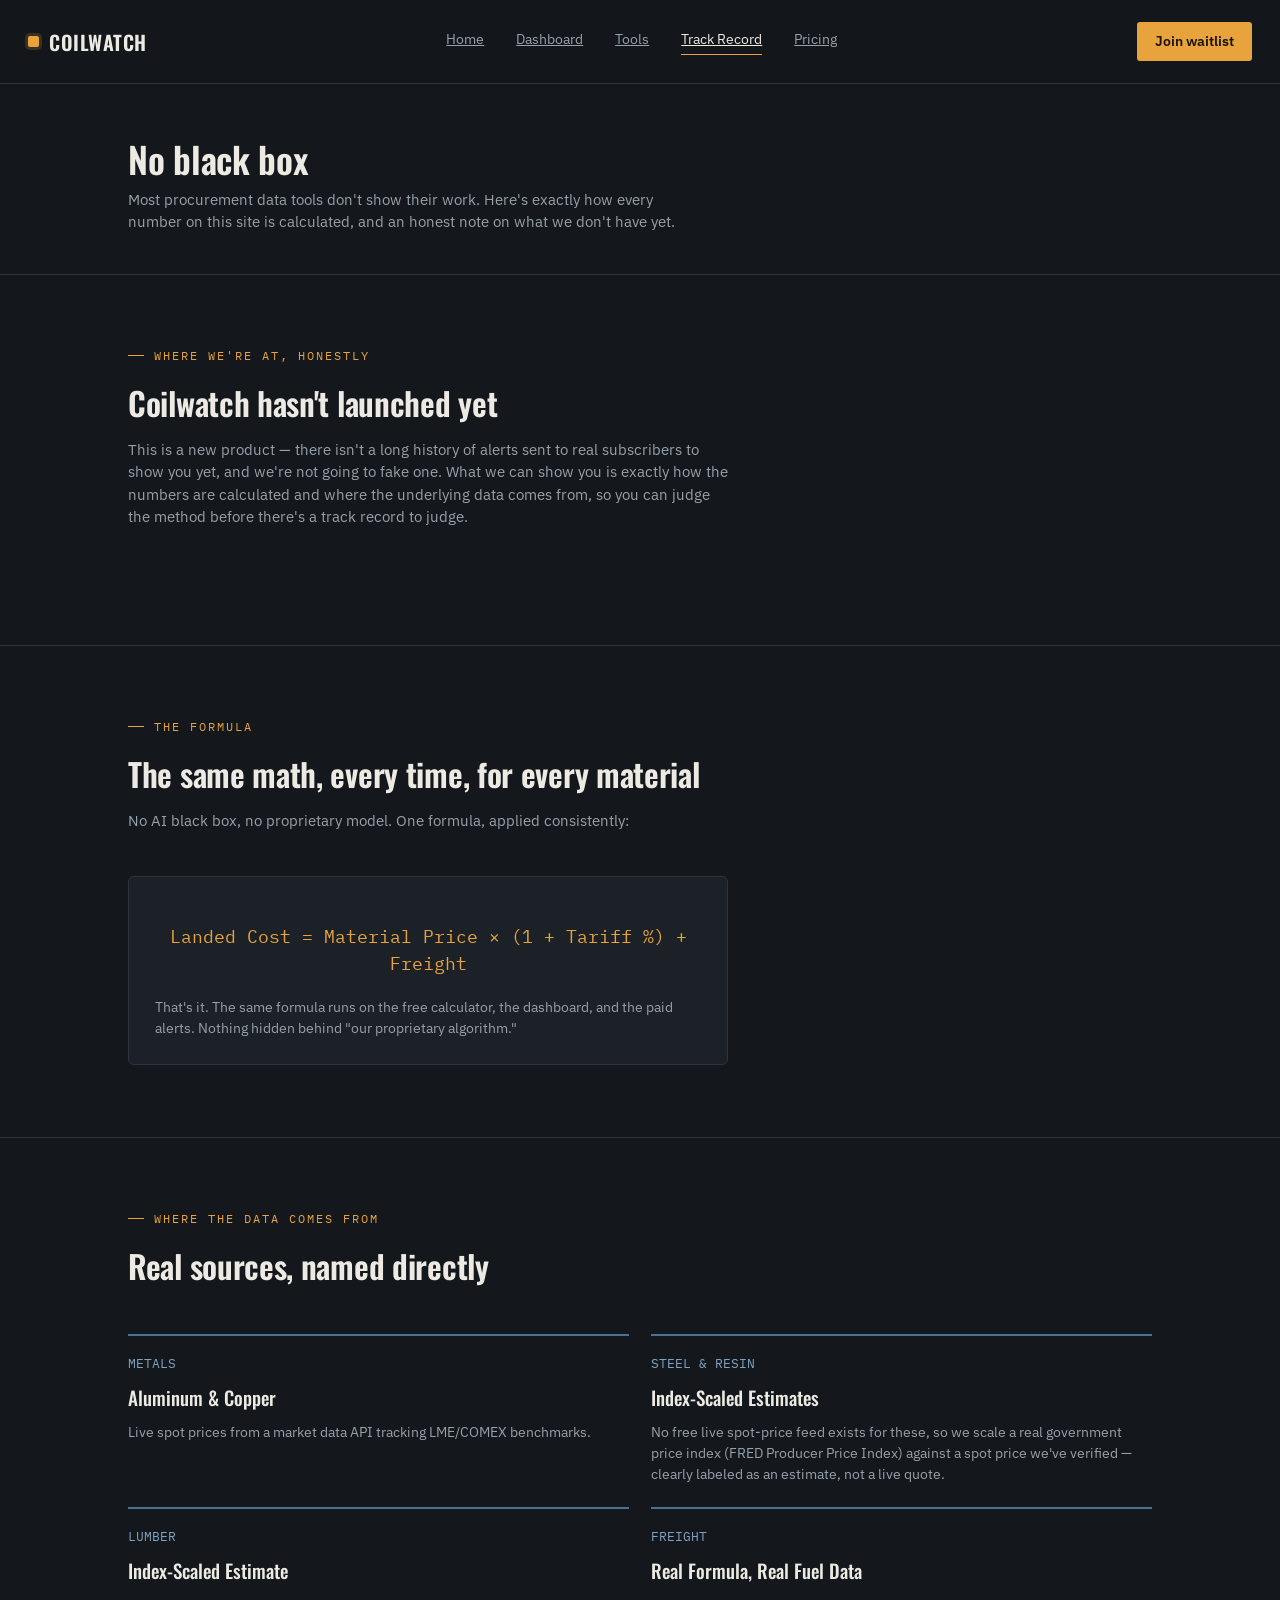
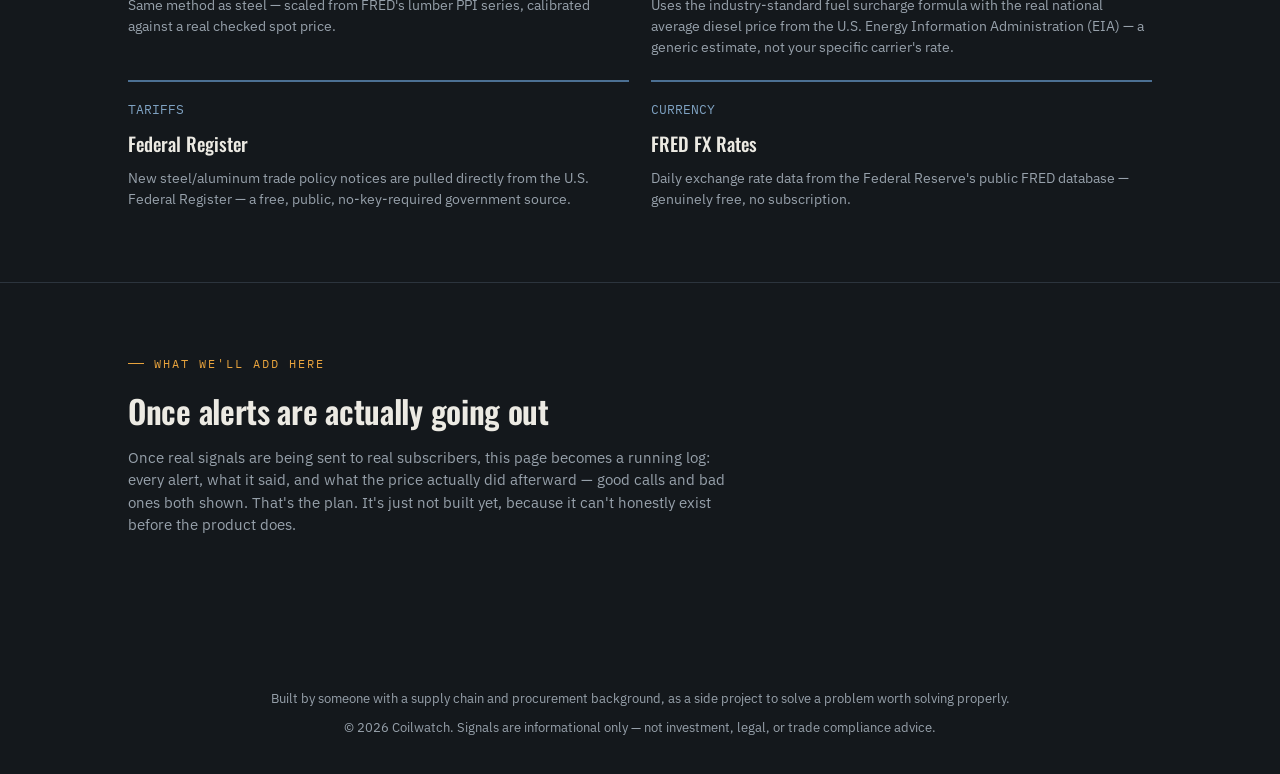
<file: track-record.html>
<!DOCTYPE html>
<html lang="en">
<head>
<meta charset="UTF-8">
<meta name="viewport" content="width=device-width, initial-scale=1.0">
<title>Track Record — Coilwatch</title>
<link rel="icon" href="data:image/svg+xml,%3Csvg xmlns='http://www.w3.org/2000/svg' viewBox='0 0 100 100'%3E%3Crect width='100' height='100' rx='18' fill='%2314181c'/%3E%3Crect x='30' y='30' width='40' height='40' rx='6' fill='%23e8a33d'/%3E%3C/svg%3E">
<meta name="description" content="How Coilwatch calculates every signal — the real formulas and real data sources, with nothing hidden.">
<link rel="preconnect" href="https://fonts.googleapis.com">
<link href="https://fonts.googleapis.com/css2?family=Oswald:wght@400;500;600;700&family=IBM+Plex+Sans:wght@400;500;600&family=IBM+Plex+Mono:wght@400;500;600&display=swap" rel="stylesheet">
<link rel="stylesheet" href="styles.css">
</head>
<body>

<nav>
  <div class="logo"><span class="logo-mark"></span>COILWATCH</div>
  <div class="navlinks">
    <a href="index.html">Home</a>
    <a href="dashboard.html">Dashboard</a>
    <a href="tools.html">Tools</a>
    <a href="track-record.html" class="active">Track Record</a>
    <a href="index.html#pricing">Pricing</a>
  </div>
  <a href="index.html#waitlist" class="nav-cta">Join waitlist</a>
</nav>

<div class="page-header">
  <div class="wrap">
    <h1>No black box</h1>
    <p>Most procurement data tools don't show their work. Here's exactly how every number on this site is calculated, and an honest note on what we don't have yet.</p>
  </div>
</div>

<section>
  <div class="wrap">
    <div class="section-head">
      <div class="eyebrow">Where we're at, honestly</div>
      <h2>Coilwatch hasn't launched yet</h2>
      <p style="max-width:640px;">This is a new product — there isn't a long history of alerts sent to real subscribers to show you yet, and we're not going to fake one. What we can show you is exactly how the numbers are calculated and where the underlying data comes from, so you can judge the method before there's a track record to judge.</p>
    </div>
  </div>
</section>

<section>
  <div class="wrap">
    <div class="section-head">
      <div class="eyebrow">The formula</div>
      <h2>The same math, every time, for every material</h2>
      <p>No AI black box, no proprietary model. One formula, applied consistently:</p>
    </div>
    <div class="calc-card" style="max-width:600px;">
      <p style="font-family:var(--mono); font-size:18px; text-align:center; padding:20px 0; color:var(--amber);">
        Landed Cost = Material Price × (1 + Tariff %) + Freight
      </p>
      <p style="color:var(--text-dim); font-size:13.5px;">That's it. The same formula runs on the free calculator, the dashboard, and the paid alerts. Nothing hidden behind "our proprietary algorithm."</p>
    </div>
  </div>
</section>

<section>
  <div class="wrap">
    <div class="section-head">
      <div class="eyebrow">Where the data comes from</div>
      <h2>Real sources, named directly</h2>
    </div>
    <div class="steps" style="grid-template-columns:repeat(2,1fr); gap:22px;">
      <div class="step">
        <div class="num">METALS</div>
        <h4>Aluminum & Copper</h4>
        <p>Live spot prices from a market data API tracking LME/COMEX benchmarks.</p>
      </div>
      <div class="step">
        <div class="num">STEEL & RESIN</div>
        <h4>Index-Scaled Estimates</h4>
        <p>No free live spot-price feed exists for these, so we scale a real government price index (FRED Producer Price Index) against a spot price we've verified — clearly labeled as an estimate, not a live quote.</p>
      </div>
      <div class="step">
        <div class="num">LUMBER</div>
        <h4>Index-Scaled Estimate</h4>
        <p>Same method as steel — scaled from FRED's lumber PPI series, calibrated against a real checked spot price.</p>
      </div>
      <div class="step">
        <div class="num">FREIGHT</div>
        <h4>Real Formula, Real Fuel Data</h4>
        <p>Uses the industry-standard fuel surcharge formula with the real national average diesel price from the U.S. Energy Information Administration (EIA) — a generic estimate, not your specific carrier's rate.</p>
      </div>
      <div class="step">
        <div class="num">TARIFFS</div>
        <h4>Federal Register</h4>
        <p>New steel/aluminum trade policy notices are pulled directly from the U.S. Federal Register — a free, public, no-key-required government source.</p>
      </div>
      <div class="step">
        <div class="num">CURRENCY</div>
        <h4>FRED FX Rates</h4>
        <p>Daily exchange rate data from the Federal Reserve's public FRED database — genuinely free, no subscription.</p>
      </div>
    </div>
  </div>
</section>

<section style="border-bottom:none;">
  <div class="wrap">
    <div class="section-head">
      <div class="eyebrow">What we'll add here</div>
      <h2>Once alerts are actually going out</h2>
      <p style="max-width:640px;">Once real signals are being sent to real subscribers, this page becomes a running log: every alert, what it said, and what the price actually did afterward — good calls and bad ones both shown. That's the plan. It's just not built yet, because it can't honestly exist before the product does.</p>
    </div>
  </div>
</section>

<footer>
  <p style="color:var(--text-dim); font-size:13px; margin-bottom:10px;">Built by someone with a supply chain and procurement background, as a side project to solve a problem worth solving properly.</p>
  © 2026 Coilwatch. Signals are informational only — not investment, legal, or trade compliance advice.
</footer>

</body>
</html>
</file>
<file: styles.css>
:root{
    --bg: #14181c;
    --bg-panel: #1b2127;
    --bg-panel-2: #212832;
    --steel: #4c7093;
    --steel-light: #7fa2c2;
    --amber: #e8a33d;
    --green: #5fae7a;
    --red: #d9634f;
    --text: #eceae3;
    --text-dim: #97a1ab;
    --line: #2c343d;
    --display: 'Oswald', sans-serif;
    --body: 'IBM Plex Sans', sans-serif;
    --mono: 'IBM Plex Mono', monospace;
  }
  *{box-sizing:border-box; margin:0; padding:0;}
  html{scroll-behavior:smooth; overflow-x:hidden; max-width:100%;}
  body{
    background: var(--bg);
    color: var(--text);
    font-family: var(--body);
    line-height:1.5;
    -webkit-font-smoothing:antialiased;
    overflow-x:hidden;
    max-width:100%;
  }
  a{color:inherit;}
  .wrap{max-width:1080px; margin:0 auto; padding:0 28px;}

  /* NAV */
  nav{
    display:flex; align-items:center; justify-content:space-between;
    padding:22px 28px; border-bottom:1px solid var(--line);
    position:sticky; top:0; background:rgba(20,24,28,0.92); backdrop-filter:blur(6px); z-index:50;
    gap:16px;
  }
  .logo{
    font-family:var(--display); font-weight:600; font-size:20px; letter-spacing:0.5px;
    display:flex; align-items:center; gap:10px; flex-shrink:0;
  }
  .logo-mark{
    width:11px; height:11px; background:var(--amber); border-radius:2px;
    box-shadow:0 0 0 3px rgba(232,163,61,0.18);
  }
  .navlinks{
    display:flex; gap:32px; font-size:14px; color:var(--text-dim);
    overflow-x:auto; -webkit-overflow-scrolling:touch; scrollbar-width:none;
    min-width:0;
  }
  .navlinks::-webkit-scrollbar{display:none;}
  .navlinks a{flex-shrink:0; white-space:nowrap;}
  .navlinks a:hover{color:var(--text);}
  .nav-cta{
    flex-shrink:0;
    background:var(--amber); color:#1a1408; font-weight:600; font-size:14px;
    padding:9px 18px; border-radius:3px; text-decoration:none;
  }

  /* HERO */
  .hero{padding:88px 0 64px; border-bottom:1px solid var(--line);}
  .hero-grid{display:grid; grid-template-columns:1.1fr 0.9fr; gap:56px; align-items:center;}
  .eyebrow{
    font-family:var(--mono); font-size:12px; letter-spacing:2px; text-transform:uppercase;
    color:var(--amber); margin-bottom:18px; display:flex; align-items:center; gap:10px;
  }
  .eyebrow::before{content:''; width:16px; height:1px; background:var(--amber);}
  h1{
    font-family:var(--display); font-weight:600; font-size:52px; line-height:1.08;
    letter-spacing:-0.5px; margin-bottom:22px;
  }
  h1 em{font-style:normal; color:var(--steel-light);}
  .hero p.lede{font-size:17px; color:var(--text-dim); max-width:480px; margin-bottom:30px;}
  .hero-actions{display:flex; gap:14px; align-items:center;}
  .btn-primary{
    background:var(--amber); color:#1a1408; font-weight:600; font-size:15px;
    padding:14px 26px; border-radius:3px; text-decoration:none; border:none; cursor:pointer;
    font-family:var(--body);
  }
  .btn-ghost{
    color:var(--text); font-size:14px; text-decoration:none; border-bottom:1px solid var(--line);
    padding-bottom:2px;
  }

  /* GAUGE / SIGNATURE ELEMENT */
  .gauge-card{
    background:var(--bg-panel); border:1px solid var(--line); border-radius:6px;
    padding:26px; position:relative; overflow:hidden;
  }
  .gauge-head{display:flex; justify-content:space-between; align-items:baseline; margin-bottom:18px;}
  .gauge-head h3{font-family:var(--mono); font-size:12px; text-transform:uppercase; letter-spacing:1.5px; color:var(--text-dim);}
  .gauge-head .updated{font-family:var(--mono); font-size:11px; color:var(--text-dim);}
  .signal-row{
    display:flex; align-items:center; gap:14px; padding:16px 0;
    border-top:1px solid var(--line);
  }
  .signal-row:first-of-type{border-top:none;}
  .signal-dot{width:9px; height:9px; border-radius:50%; flex-shrink:0;}
  .dot-buy{background:var(--green); box-shadow:0 0 10px rgba(95,174,122,0.6);}
  .dot-watch{background:var(--amber); box-shadow:0 0 10px rgba(232,163,61,0.6);}
  .dot-hold{background:var(--text-dim);}
  .signal-material{font-family:var(--display); font-size:16px; font-weight:500; flex:1;}
  .signal-status{font-family:var(--mono); font-size:12px; padding:4px 9px; border-radius:3px; letter-spacing:0.5px;}
  .status-buy{background:rgba(95,174,122,0.15); color:var(--green);}
  .status-watch{background:rgba(232,163,61,0.15); color:var(--amber);}
  .status-hold{background:rgba(151,161,171,0.12); color:var(--text-dim);}
  .signal-price{font-family:var(--mono); font-size:13px; color:var(--text-dim); width:96px; text-align:right;}

  /* SECTION HEADERS */
  section{padding:72px 0; border-bottom:1px solid var(--line);}
  .section-head{margin-bottom:44px; max-width:600px;}
  .section-head .eyebrow{margin-bottom:14px;}
  .section-head h2{font-family:var(--display); font-size:32px; font-weight:600; margin-bottom:12px; letter-spacing:-0.3px;}
  .section-head p{color:var(--text-dim); font-size:15px;}

  /* HOW IT WORKS */
  .steps{display:grid; grid-template-columns:repeat(3,1fr); gap:28px;}
  .step{border-top:2px solid var(--steel); padding-top:18px;}
  .step .num{font-family:var(--mono); color:var(--steel-light); font-size:13px; margin-bottom:10px;}
  .step h4{font-family:var(--display); font-size:19px; font-weight:500; margin-bottom:10px;}
  .step p{color:var(--text-dim); font-size:14px;}

  /* DASHBOARD DEMO */
  .demo-panel{
    background:var(--bg-panel); border:1px solid var(--line); border-radius:6px; overflow:hidden;
  }
  .demo-tabs{
    display:flex; border-bottom:1px solid var(--line);
    overflow-x:auto; -webkit-overflow-scrolling:touch; scrollbar-width:none;
  }
  .demo-tabs::-webkit-scrollbar{display:none;}
  .demo-tab{
    padding:14px 22px; font-family:var(--mono); font-size:13px; color:var(--text-dim);
    cursor:pointer; border-right:1px solid var(--line); user-select:none;
    flex-shrink:0; white-space:nowrap;
  }
  .demo-tab.active{color:var(--text); background:var(--bg-panel-2);}
  .demo-body{padding:28px; display:grid; grid-template-columns:1.3fr 1fr; gap:32px;}
  .price-header{display:flex; justify-content:space-between; align-items:flex-end; margin-bottom:18px;}
  .price-big{font-family:var(--mono); font-size:38px; font-weight:600;}
  .price-unit{font-size:14px; color:var(--text-dim); margin-left:6px;}
  .price-delta{font-family:var(--mono); font-size:14px; padding:4px 10px; border-radius:3px;}
  .delta-down{color:var(--green); background:rgba(95,174,122,0.12);}
  .delta-up{color:var(--red); background:rgba(217,99,79,0.12);}
  svg.chart{width:100%; height:180px; display:block;}
  .chart-caption{font-family:var(--mono); font-size:11px; color:var(--text-dim); margin-top:10px; display:flex; justify-content:space-between;}
  .stat-list{display:flex; flex-direction:column; gap:0;}
  .stat-row{display:flex; justify-content:space-between; padding:13px 0; border-bottom:1px solid var(--line); font-size:14px;}
  .stat-row:last-child{border-bottom:none;}
  .stat-row .k{color:var(--text-dim);}
  .stat-row .v{font-family:var(--mono);}
  .verdict-box{
    margin-top:18px; padding:16px; border-radius:4px; border:1px solid;
  }
  .verdict-buy{border-color:rgba(95,174,122,0.4); background:rgba(95,174,122,0.08);}
  .verdict-watch{border-color:rgba(232,163,61,0.4); background:rgba(232,163,61,0.08);}
  .verdict-title{font-family:var(--display); font-weight:600; font-size:15px; margin-bottom:6px;}
  .verdict-buy .verdict-title{color:var(--green);}
  .verdict-watch .verdict-title{color:var(--amber);}
  .verdict-box p{font-size:13px; color:var(--text-dim);}
  .demo-note{
    padding:12px 28px; background:var(--bg-panel-2); font-family:var(--mono); font-size:11.5px;
    color:var(--text-dim); border-top:1px solid var(--line);
  }
  .demo-note strong{color:var(--amber);}

  /* EMAIL PREVIEW */
  .email-mock{
    background:#f4f1ea; color:#1c1c1c; border-radius:6px; overflow:hidden; max-width:520px;
    font-family:var(--body); box-shadow:0 20px 50px rgba(0,0,0,0.3);
  }
  .email-mock .em-head{background:#1c1c1c; color:#f4f1ea; padding:16px 22px; font-family:var(--mono); font-size:12px;}
  .email-mock .em-body{padding:26px 24px;}
  .email-mock h5{font-family:var(--display); font-size:20px; margin-bottom:4px;}
  .email-mock .em-sub{color:#6b6b6b; font-size:13px; margin-bottom:20px;}
  .em-alert{
    background:#fff; border-left:3px solid var(--amber); padding:14px 16px; border-radius:2px; margin-bottom:14px;
  }
  .em-alert .em-mat{font-family:var(--mono); font-weight:600; font-size:13px; letter-spacing:0.5px; margin-bottom:4px;}
  .em-alert p{font-size:13px; color:#333;}
  .email-wrap{display:grid; grid-template-columns:1fr 1fr; gap:44px; align-items:center;}
  .email-copy p{color:var(--text-dim); font-size:15px; margin-bottom:16px; max-width:420px;}
  .email-copy ul{margin:20px 0; padding-left:0; list-style:none;}
  .email-copy li{
    font-size:14px; color:var(--text-dim); padding-left:20px; position:relative; margin-bottom:10px;
  }
  .email-copy li::before{content:'â€”'; position:absolute; left:0; color:var(--steel-light);}

  /* PRICING */
  .pricing-grid{display:grid; grid-template-columns:repeat(3,1fr); gap:22px;}
  .price-card{
    border:1px solid var(--line); border-radius:6px; padding:28px; background:var(--bg-panel);
  }
  .price-card.featured{border-color:var(--amber);}
  .plan-name{font-family:var(--mono); font-size:12px; text-transform:uppercase; letter-spacing:1.5px; color:var(--text-dim); margin-bottom:14px;}
  .plan-price{font-family:var(--display); font-size:36px; font-weight:600; margin-bottom:4px;}
  .plan-price span{font-size:14px; color:var(--text-dim); font-family:var(--body);}
  .plan-desc{font-size:13px; color:var(--text-dim); margin-bottom:20px; min-height:36px;}
  .plan-feats{list-style:none;}
  .plan-feats li{font-size:13.5px; padding:8px 0; border-top:1px solid var(--line); color:var(--text-dim);}
  .plan-feats li:first-child{border-top:none;}

  /* WAITLIST */
  .waitlist-box{
    background:var(--bg-panel); border:1px solid var(--line); border-radius:6px;
    padding:44px; text-align:center;
  }
  .waitlist-box h2{font-family:var(--display); font-size:28px; margin-bottom:10px;}
  .waitlist-box p{color:var(--text-dim); font-size:15px; margin-bottom:28px;}
  .wl-form{display:flex; gap:10px; max-width:440px; margin:0 auto;}
  .wl-form input{
    flex:1; padding:13px 16px; border-radius:3px; border:1px solid var(--line);
    background:var(--bg); color:var(--text); font-family:var(--body); font-size:14px;
  }
  .wl-form input:focus{outline:none; border-color:var(--steel-light);}
  .wl-form select{
    padding:13px; border-radius:3px; border:1px solid var(--line); background:var(--bg); color:var(--text);
    font-family:var(--body); font-size:14px;
  }
  .wl-status{margin-top:14px; font-family:var(--mono); font-size:13px; min-height:18px;}
  .wl-status.ok{color:var(--green);}
  .wl-status.err{color:var(--red);}
  .wl-count{font-family:var(--mono); font-size:12px; color:var(--text-dim); margin-top:18px;}

  footer{padding:36px 0; text-align:center; color:var(--text-dim); font-size:13px;}

  /* ESCALATION AUDIT CALCULATOR */
  .audit-grid{display:grid; grid-template-columns:1fr 1fr; gap:44px; align-items:start;}
  .audit-copy ul{margin:20px 0; padding-left:0; list-style:none;}
  .audit-copy li{font-size:14px; color:var(--text-dim); padding-left:20px; position:relative; margin-bottom:10px;}
  .audit-copy li::before{content:'â€”'; position:absolute; left:0; color:var(--steel-light);}
  .audit-card{background:var(--bg-panel); border:1px solid var(--line); border-radius:6px; padding:26px;}
  .audit-card h4{font-family:var(--mono); font-size:12px; text-transform:uppercase; letter-spacing:1.5px; color:var(--text-dim); margin-bottom:18px;}
  .audit-field{margin-bottom:14px;}
  .audit-field label{display:block; font-size:12.5px; color:var(--text-dim); margin-bottom:6px; font-family:var(--mono);}
  .audit-field input{
    width:100%; padding:10px 12px; border-radius:3px; border:1px solid var(--line);
    background:var(--bg); color:var(--text); font-family:var(--mono); font-size:14px;
  }
  .audit-field input:focus{outline:none; border-color:var(--steel-light);}
  .audit-row2{display:grid; grid-template-columns:1fr 1fr; gap:14px;}
  .audit-btn{
    width:100%; margin-top:6px; background:var(--steel); color:#fff; font-weight:600; font-size:14px;
    padding:12px; border-radius:3px; border:none; cursor:pointer; font-family:var(--body);
  }
  .audit-btn:hover{background:var(--steel-light);}
  .audit-result{margin-top:20px; padding-top:18px; border-top:1px solid var(--line); display:none;}
  .audit-result.show{display:block;}
  .audit-result-row{display:flex; justify-content:space-between; padding:8px 0; font-size:14px;}
  .audit-result-row .k{color:var(--text-dim);}
  .audit-result-row .v{font-family:var(--mono);}
  .audit-flag{margin-top:14px; padding:14px 16px; border-radius:4px; border:1px solid;}
  .audit-flag.ok{border-color:rgba(95,174,122,0.4); background:rgba(95,174,122,0.08);}
  .audit-flag.warn{border-color:rgba(217,99,79,0.4); background:rgba(217,99,79,0.08);}
  .audit-flag-title{font-family:var(--display); font-weight:600; font-size:15px; margin-bottom:4px;}
  .audit-flag.ok .audit-flag-title{color:var(--green);}
  .audit-flag.warn .audit-flag-title{color:var(--red);}
  .audit-flag p{font-size:13px; color:var(--text-dim);}

  /* FREE LANDED COST CALCULATOR */
  .calc-badge{
    display:inline-block; font-family:var(--mono); font-size:11px; letter-spacing:1px;
    color:var(--green); background:rgba(95,174,122,0.12); padding:3px 9px; border-radius:3px; margin-bottom:14px;
  }
  .calc-grid{display:grid; grid-template-columns:1fr 1fr; gap:32px; align-items:start;}
  .calc-card{background:var(--bg-panel); border:1px solid var(--line); border-radius:6px; padding:26px;}
  .calc-row3{display:grid; grid-template-columns:1fr 1fr 1fr; gap:12px;}
  .calc-breakdown{margin-top:20px;}
  .calc-bar{height:10px; border-radius:3px; overflow:hidden; display:flex; margin:10px 0 16px;}
  .calc-bar span{height:100%;}
  .calc-legend{display:flex; gap:16px; flex-wrap:wrap; font-size:12px; color:var(--text-dim); font-family:var(--mono);}
  .calc-legend .sw{display:inline-block; width:9px; height:9px; border-radius:2px; margin-right:5px; vertical-align:middle;}
  .calc-total{
    margin-top:18px; padding-top:16px; border-top:1px solid var(--line);
    display:flex; justify-content:space-between; align-items:baseline;
  }
  .calc-total .k{font-family:var(--display); font-size:16px; font-weight:500;}
  .calc-total .v{font-family:var(--mono); font-size:26px; font-weight:600; color:var(--amber);}

  /* SAVINGS TRACKER */
  .sv-note{
    font-family:var(--mono); font-size:11.5px; color:var(--text-dim); background:var(--bg-panel-2);
    border:1px solid var(--line); border-radius:4px; padding:10px 14px; margin-bottom:20px;
  }
  .sv-card{background:var(--bg-panel); border:1px solid var(--line); border-radius:6px; padding:26px;}
  .sv-form{display:grid; grid-template-columns:1.6fr 1fr 1fr 0.8fr auto; gap:10px; align-items:end; margin-bottom:22px;}
  .sv-field label{display:block; font-size:11.5px; color:var(--text-dim); margin-bottom:6px; font-family:var(--mono);}
  .sv-field input{
    width:100%; padding:10px 11px; border-radius:3px; border:1px solid var(--line);
    background:var(--bg); color:var(--text); font-family:var(--mono); font-size:13.5px;
  }
  .sv-field input:focus{outline:none; border-color:var(--steel-light);}
  .sv-add-btn{
    background:var(--steel); color:#fff; font-weight:600; font-size:13px; padding:10px 16px;
    border-radius:3px; border:none; cursor:pointer; white-space:nowrap; font-family:var(--body);
  }
  .sv-add-btn:hover{background:var(--steel-light);}
  .sv-table{width:100%; border-collapse:collapse; margin-bottom:8px;}
  .sv-table th{
    text-align:left; font-family:var(--mono); font-size:11px; text-transform:uppercase; letter-spacing:1px;
    color:var(--text-dim); padding:8px 10px; border-bottom:1px solid var(--line);
  }
  .sv-table td{padding:10px; font-size:13.5px; border-bottom:1px solid var(--line); font-family:var(--mono);}
  .sv-table td.name{font-family:var(--body);}
  .sv-table .save-pos{color:var(--green);}
  .sv-table .save-neg{color:var(--red);}
  .sv-del{background:none; border:none; color:var(--text-dim); cursor:pointer; font-size:15px; padding:0 6px;}
  .sv-del:hover{color:var(--red);}
  .sv-empty{color:var(--text-dim); font-size:13px; padding:18px 0; text-align:center;}
  .sv-summary{
    display:grid; grid-template-columns:repeat(3,1fr); gap:16px; margin-top:20px; padding-top:20px; border-top:1px solid var(--line);
  }
  .sv-summary-item .k{font-family:var(--mono); font-size:11px; text-transform:uppercase; letter-spacing:1px; color:var(--text-dim); margin-bottom:6px;}
  .sv-summary-item .v{font-family:var(--display); font-size:24px; font-weight:600; color:var(--amber);}
  .sv-copy-btn{
    margin-top:20px; background:transparent; border:1px solid var(--line); color:var(--text);
    font-size:13px; padding:10px 18px; border-radius:3px; cursor:pointer; font-family:var(--body);
  }
  .sv-copy-btn:hover{border-color:var(--steel-light);}
  .sv-copy-status{font-family:var(--mono); font-size:12px; color:var(--green); margin-left:12px;}

  @media (max-width:820px){
    .calc-grid{grid-template-columns:1fr;}
    .sv-form{grid-template-columns:1fr 1fr; }
    .sv-table{font-size:12px;}
  }

  @media (max-width:820px){
    .hero-grid, .demo-body, .email-wrap{grid-template-columns:1fr;}
    .steps, .pricing-grid{grid-template-columns:1fr;}
    h1{font-size:36px;}
    .wl-form{flex-direction:column;}
    .calc-row3, .audit-row2{grid-template-columns:1fr;}
  }

  @media (max-width:480px){
    nav{padding:14px 16px; gap:10px;}
    .logo{font-size:16px;}
    .navlinks{gap:20px;}
    .nav-cta{padding:8px 12px; font-size:13px;}
  }
/* NAV active state */
.navlinks a.active{color:var(--text); border-bottom:1px solid var(--amber); padding-bottom:4px;}

/* HOME â€” OVERVIEW CARDS */
.overview-grid{display:grid; grid-template-columns:repeat(3,1fr); gap:22px;}
.overview-card{
  background:var(--bg-panel); border:1px solid var(--line); border-radius:6px; padding:26px;
  text-decoration:none; color:var(--text); display:block; transition:border-color 0.15s;
}
.overview-card:hover{border-color:var(--steel-light);}
.overview-card .oc-eyebrow{font-family:var(--mono); font-size:11px; letter-spacing:1.5px; text-transform:uppercase; color:var(--amber); margin-bottom:10px;}
.overview-card h3{font-family:var(--display); font-size:19px; font-weight:500; margin-bottom:10px;}
.overview-card p{font-size:13.5px; color:var(--text-dim); margin-bottom:14px;}
.overview-card .oc-link{font-family:var(--mono); font-size:12px; color:var(--steel-light);}

/* Simple page header used on non-home pages */
.page-header{padding:56px 0 40px; border-bottom:1px solid var(--line);}
.page-header h1{font-family:var(--display); font-size:36px; font-weight:600; margin-bottom:10px; letter-spacing:-0.3px;}
.page-header p{color:var(--text-dim); font-size:15px; max-width:560px;}

/* Tool section dividers on the Tools page */
.tool-block{padding:56px 0; border-bottom:1px solid var(--line);}
.tool-block:last-of-type{border-bottom:none;}
.tool-block .section-head{margin-bottom:32px;}

@media (max-width:820px){
  .overview-grid{grid-template-columns:1fr;}
}
</file>
